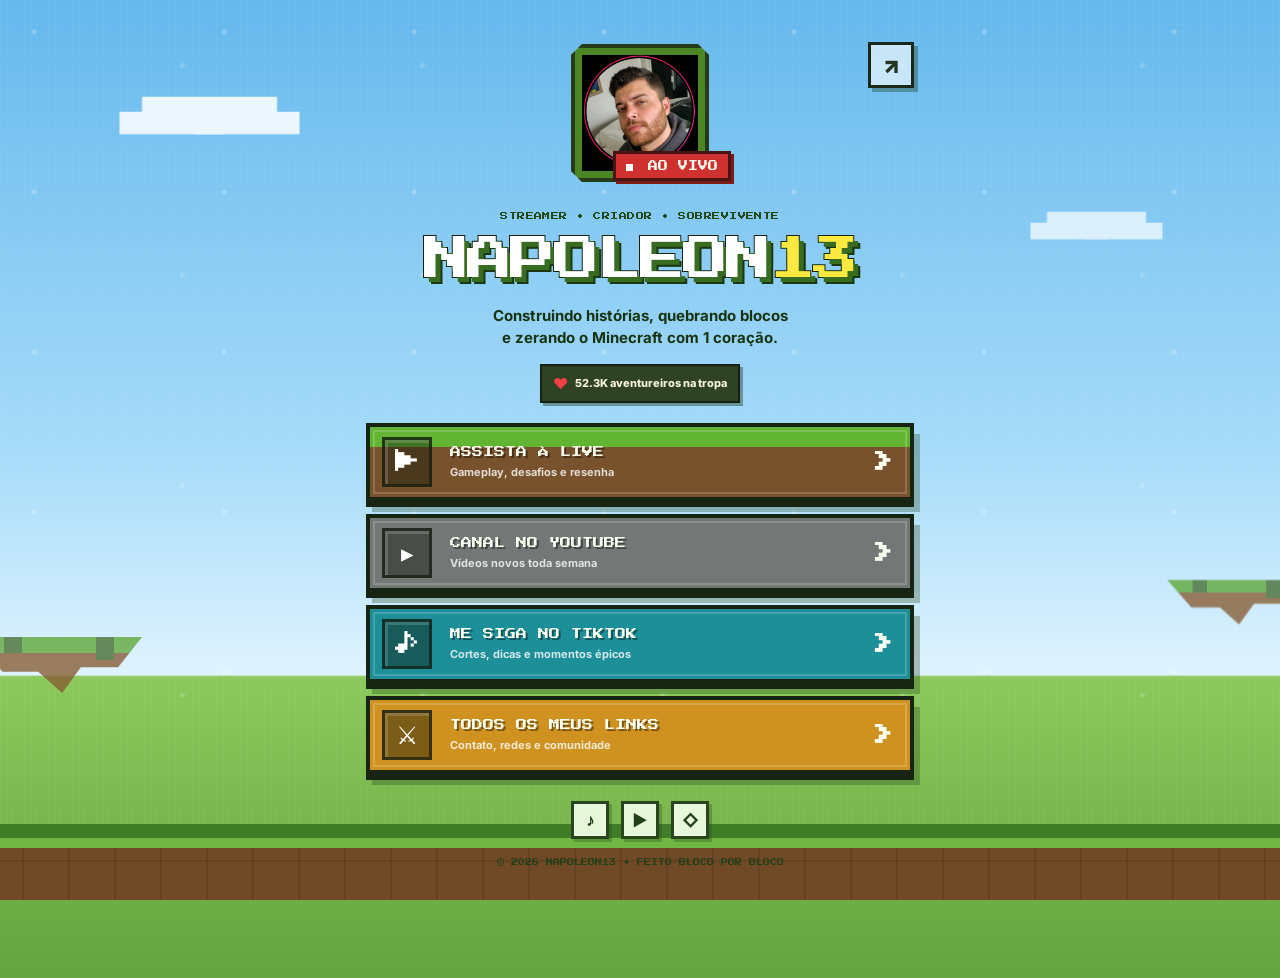
<file: index.html>
<!doctype html>
<html lang="pt-BR">
<head>
  <meta charset="UTF-8">
  <meta name="viewport" content="width=device-width, initial-scale=1.0">
  <meta name="description" content="Lives, vídeos e comunidade do streamer Napoleon13.">
  <meta name="theme-color" content="#64b8ed">
  <title>Napoleon13 | Links Oficiais</title>
  <link rel="icon" href="public/favicon.svg">
  <link rel="stylesheet" href="styles.css">
</head>
<body>
  <main class="world">
    <div class="sky-pixels" aria-hidden="true"></div><div class="cloud cloud-one" aria-hidden="true"></div><div class="cloud cloud-two" aria-hidden="true"></div>
    <div class="island island-left" aria-hidden="true"><span></span></div><div class="island island-right" aria-hidden="true"><span></span></div>
    <section class="profile-card" aria-label="Links do Napoleon13">
      <button class="share" type="button" aria-label="Compartilhar esta página">↗</button>
      <div class="avatar-wrap"><div class="avatar-frame"><img src="public/napoleon13.png" alt="Napoleon13"></div><span class="online"><i></i> AO VIVO</span></div>
      <header><p class="eyebrow">STREAMER • CRIADOR • SOBREVIVENTE</p><h1>NAPOLEON<span>13</span></h1><p class="bio">Construindo histórias, quebrando blocos<br>e zerando o Minecraft com 1 coração.</p></header>
      <div class="status"><span>❤</span> 52.3K aventureiros na tropa</div>
      <nav class="links" aria-label="Redes e canais">
        <a class="link-block grass" href="https://www.tiktok.com/@hugoferraz13" target="_blank" rel="noreferrer"><span class="block-icon" aria-hidden="true">▶</span><span class="link-copy"><strong>ASSISTA À LIVE</strong><small>Gameplay, desafios e resenha</small></span><span class="arrow" aria-hidden="true">›</span></a>
        <a class="link-block stone" href="https://www.youtube.com/results?search_query=Napoleon13" target="_blank" rel="noreferrer"><span class="block-icon" aria-hidden="true">▸</span><span class="link-copy"><strong>CANAL NO YOUTUBE</strong><small>Vídeos novos toda semana</small></span><span class="arrow" aria-hidden="true">›</span></a>
        <a class="link-block diamond" href="https://www.tiktok.com/@hugoferraz13" target="_blank" rel="noreferrer"><span class="block-icon" aria-hidden="true">♪</span><span class="link-copy"><strong>ME SIGA NO TIKTOK</strong><small>Cortes, dicas e momentos épicos</small></span><span class="arrow" aria-hidden="true">›</span></a>
        <a class="link-block gold" href="https://linktr.ee/napoleon13" target="_blank" rel="noreferrer"><span class="block-icon" aria-hidden="true">⚔</span><span class="link-copy"><strong>TODOS OS MEUS LINKS</strong><small>Contato, redes e comunidade</small></span><span class="arrow" aria-hidden="true">›</span></a>
      </nav>
      <footer><div class="socials"><a href="https://www.tiktok.com/@hugoferraz13" aria-label="TikTok">♪</a><a href="https://www.youtube.com/results?search_query=Napoleon13" aria-label="YouTube">▶</a><a href="https://linktr.ee/napoleon13" aria-label="Outros links">◇</a></div><p>© 2026 NAPOLEON13 • FEITO BLOCO POR BLOCO</p></footer>
    </section>
    <div class="ground" aria-hidden="true"></div>
  </main>
  <script src="script.js"></script>
</body>
</html>
</file>
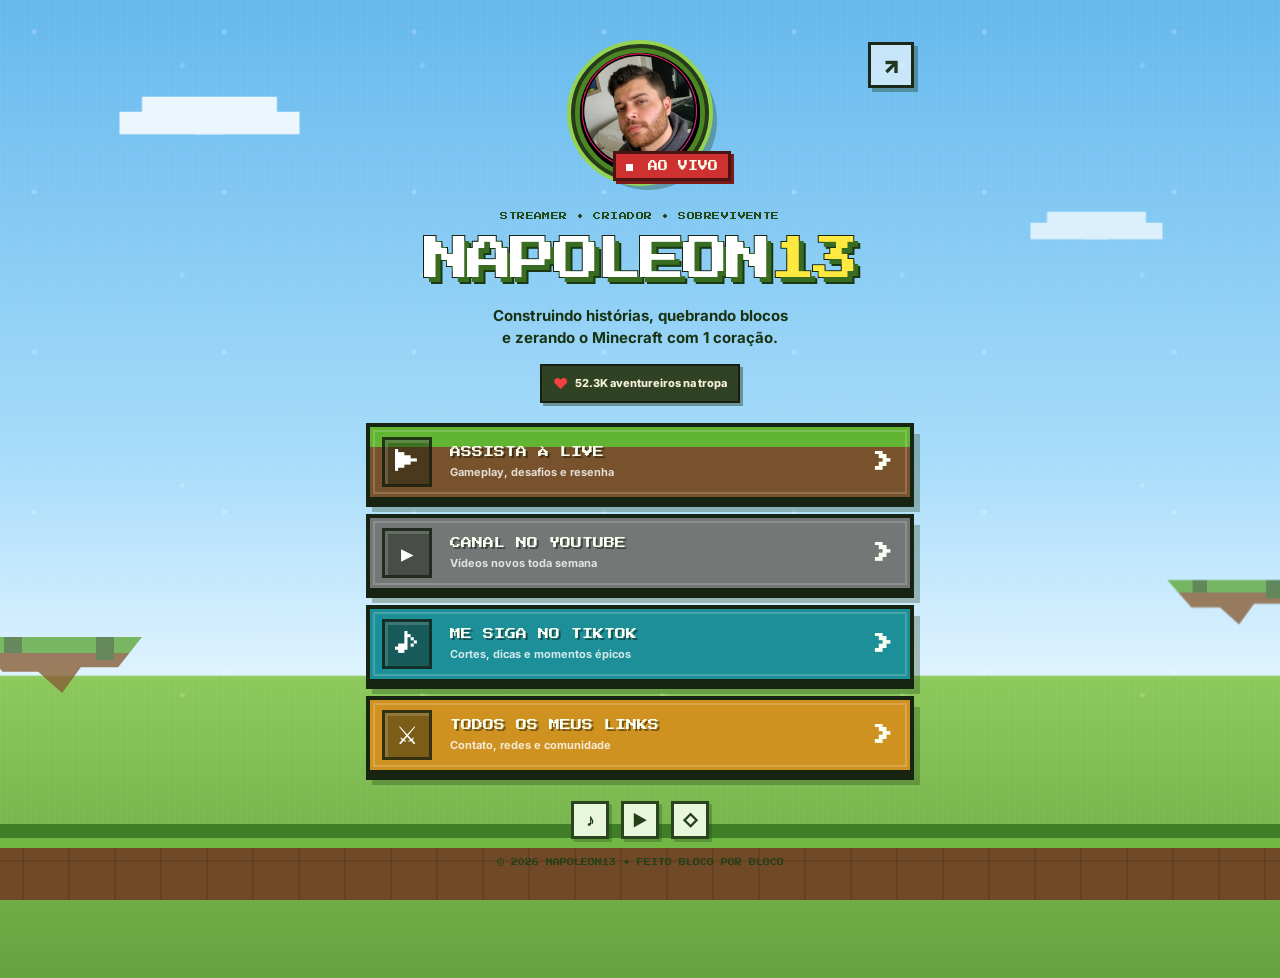
<file: public/index.html>
<!doctype html>
<html lang="pt-BR">
<head>
  <meta charset="UTF-8">
  <meta name="viewport" content="width=device-width, initial-scale=1.0">
  <meta name="description" content="Lives, vídeos e comunidade do streamer Napoleon13.">
  <meta name="theme-color" content="#64b8ed">
  <title>Napoleon13 | Links Oficiais</title>
  <link rel="icon" href="favicon.svg">
  <link rel="stylesheet" href="styles.css">
</head>
<body>
  <main class="world">
    <div class="sky-pixels" aria-hidden="true"></div><div class="cloud cloud-one" aria-hidden="true"></div><div class="cloud cloud-two" aria-hidden="true"></div>
    <div class="island island-left" aria-hidden="true"><span></span></div><div class="island island-right" aria-hidden="true"><span></span></div>
    <section class="profile-card" aria-label="Links do Napoleon13">
      <button class="share" type="button" aria-label="Compartilhar esta página">↗</button>
      <div class="avatar-wrap"><div class="avatar-frame"><img src="napoleon13.png" alt="Napoleon13"></div><span class="online"><i></i> AO VIVO</span></div>
      <header><p class="eyebrow">STREAMER • CRIADOR • SOBREVIVENTE</p><h1>NAPOLEON<span>13</span></h1><p class="bio">Construindo histórias, quebrando blocos<br>e zerando o Minecraft com 1 coração.</p></header>
      <div class="status"><span>❤</span> 52.3K aventureiros na tropa</div>
      <nav class="links" aria-label="Redes e canais">
        <a class="link-block grass" href="https://www.tiktok.com/@hugoferraz13" target="_blank" rel="noreferrer"><span class="block-icon" aria-hidden="true">▶</span><span class="link-copy"><strong>ASSISTA À LIVE</strong><small>Gameplay, desafios e resenha</small></span><span class="arrow" aria-hidden="true">›</span></a>
        <a class="link-block stone" href="https://www.youtube.com/results?search_query=Napoleon13" target="_blank" rel="noreferrer"><span class="block-icon" aria-hidden="true">▸</span><span class="link-copy"><strong>CANAL NO YOUTUBE</strong><small>Vídeos novos toda semana</small></span><span class="arrow" aria-hidden="true">›</span></a>
        <a class="link-block diamond" href="https://www.tiktok.com/@hugoferraz13" target="_blank" rel="noreferrer"><span class="block-icon" aria-hidden="true">♪</span><span class="link-copy"><strong>ME SIGA NO TIKTOK</strong><small>Cortes, dicas e momentos épicos</small></span><span class="arrow" aria-hidden="true">›</span></a>
        <a class="link-block gold" href="https://linktr.ee/napoleon13" target="_blank" rel="noreferrer"><span class="block-icon" aria-hidden="true">⚔</span><span class="link-copy"><strong>TODOS OS MEUS LINKS</strong><small>Contato, redes e comunidade</small></span><span class="arrow" aria-hidden="true">›</span></a>
      </nav>
      <footer><div class="socials"><a href="https://www.tiktok.com/@hugoferraz13" aria-label="TikTok">♪</a><a href="https://www.youtube.com/results?search_query=Napoleon13" aria-label="YouTube">▶</a><a href="https://linktr.ee/napoleon13" aria-label="Outros links">◇</a></div><p>© 2026 NAPOLEON13 • FEITO BLOCO POR BLOCO</p></footer>
    </section>
    <div class="skin-walker" aria-hidden="true">
      <div class="skin-character">
        <img class="skin-part skin-arm skin-arm-left" src="skin-arm-left.png" alt="">
        <img class="skin-part skin-leg skin-leg-left" src="skin-leg-left.png" alt="">
        <img class="skin-part skin-leg skin-leg-right" src="skin-leg-right.png" alt="">
        <img class="skin-part skin-torso" src="skin-torso.png" alt="">
        <img class="skin-part skin-head" src="skin-head.png" alt="">
        <img class="skin-part skin-arm skin-arm-right" src="skin-arm-right.png" alt="">
      </div>
      <span class="skin-shadow"></span>
    </div>
    <div class="ground" aria-hidden="true"></div>
  </main>
  <script src="script.js"></script>
</body>
</html>
</file>
<file: styles.css>
@import url('https://fonts.googleapis.com/css2?family=Inter:wght@600;700;800&family=Press+Start+2P&display=swap');
:root{--ink:#f8fff0;--font-pixel:'Press Start 2P',monospace;--font-inter:'Inter',sans-serif}*{box-sizing:border-box}html{background:#75b9ef}body{margin:0;color:var(--ink);font-family:var(--font-inter),sans-serif}a{color:inherit;text-decoration:none}button{font:inherit}
.world{min-height:100svh;position:relative;overflow:hidden;display:grid;place-items:start center;padding:42px 18px 110px;background:linear-gradient(#64b8ed 0%,#a7dcfa 47%,#dff3ff 69%,#8bc95b 69.2%,#65a33f 100%);isolation:isolate}.world:before{content:"";position:fixed;inset:0;z-index:-1;opacity:.26;pointer-events:none;background-image:linear-gradient(90deg,rgba(255,255,255,.15) 1px,transparent 1px),linear-gradient(rgba(255,255,255,.12) 1px,transparent 1px);background-size:6px 6px}.sky-pixels{position:fixed;inset:0;z-index:-1;background:radial-gradient(circle at 18% 20%,rgba(255,255,255,.75) 0 2px,transparent 3px),radial-gradient(circle at 76% 31%,rgba(255,255,255,.55) 0 2px,transparent 3px);background-size:190px 160px,240px 210px;opacity:.32}.cloud{position:fixed;width:140px;height:30px;background:#fff;opacity:.86;z-index:-1;box-shadow:30px -20px #fff,70px -20px #fff,100px 0 #fff}.cloud-one{top:12%;left:8%;transform:scale(.75)}.cloud-two{top:24%;right:11%;transform:scale(.55);opacity:.7}
.profile-card{width:min(100%,548px);text-align:center;position:relative}.share{position:absolute;right:0;top:0;width:46px;height:46px;border:3px solid #1b2817;border-radius:0;color:#24351d;background:rgba(255,255,255,.62);box-shadow:4px 4px 0 rgba(25,49,18,.35);cursor:pointer;font-size:23px;font-weight:900}.share:hover{transform:translate(-2px,-2px);box-shadow:6px 6px 0 rgba(25,49,18,.35)}.avatar-wrap{display:inline-block;position:relative;margin-top:2px}.avatar-frame{width:138px;height:138px;padding:7px;background:#4c8524;border:4px solid #263b1a;box-shadow:0 0 0 4px #94d34f,8px 8px 0 rgba(32,64,22,.32);clip-path:polygon(8% 0,92% 0,100% 8%,100% 92%,92% 100%,8% 100%,0 92%,0 8%)}.avatar-frame img{width:100%;height:100%;object-fit:cover;display:block}.online{position:absolute;right:-22px;bottom:1px;padding:7px 10px;background:#cf3131;border:3px solid #491412;box-shadow:3px 3px 0 #7c1b18;font:10px var(--font-pixel);white-space:nowrap}.online i{display:inline-block;width:7px;height:7px;background:#fff;margin-right:5px;animation:pulse 1s steps(2) infinite}@keyframes pulse{50%{opacity:.25}}
header{margin-top:24px;text-shadow:3px 3px 0 rgba(19,61,31,.25)}.eyebrow{margin:0 0 12px;color:#234916;font:8px/1.5 var(--font-pixel);letter-spacing:.06em;text-shadow:none}h1{margin:0;font:clamp(29px,8vw,46px)/1.15 var(--font-pixel);letter-spacing:-.06em;color:#fff;-webkit-text-stroke:2px #142411;paint-order:stroke fill;text-shadow:5px 5px 0 #386c20,7px 7px 0 #193712}h1 span{color:#ffe83f}.bio{margin:18px 0 14px;font-size:15px;line-height:1.5;font-weight:700;color:#183311;text-shadow:none}.status{display:inline-flex;align-items:center;gap:7px;margin:0 auto 20px;padding:8px 11px;color:#f5f0d8;background:#304224;border:2px solid #182012;box-shadow:3px 3px 0 rgba(26,45,17,.4);font-size:11px;font-weight:800}.status span{color:#ee4141;font-size:15px}
.links{display:grid;gap:13px;text-align:left}.link-block{min-height:76px;display:grid;grid-template-columns:56px 1fr 22px;align-items:center;gap:12px;padding:10px 17px 10px 12px;border:4px solid #172411;box-shadow:0 6px 0 #172411,6px 11px 0 rgba(32,63,21,.3);transition:transform .12s,filter .12s;position:relative}.link-block:before{content:"";position:absolute;inset:3px;border:2px solid rgba(255,255,255,.18);pointer-events:none}.link-block:hover,.link-block:focus-visible{transform:translateY(-3px);filter:brightness(1.1);outline:3px solid #fff;outline-offset:4px}.grass{background:linear-gradient(#62b532 0 28%,#78522c 28%)}.stone{background:#737776}.diamond{background:#1d8f99}.gold{background:#cf9220}.block-icon{width:50px;height:50px;display:grid;place-items:center;color:white;background:rgba(16,25,13,.44);border:3px solid rgba(16,25,13,.65);box-shadow:inset 3px 3px rgba(255,255,255,.16);font:25px var(--font-pixel)}.link-copy{display:grid;gap:5px}.link-copy strong{font:11px/1.4 var(--font-pixel);text-shadow:2px 2px 0 rgba(0,0,0,.42)}.link-copy small{font-size:11px;font-weight:700;color:rgba(255,255,255,.8)}.arrow{font:31px/1 var(--font-pixel)}
footer{margin-top:27px;color:#244019}.socials{display:flex;justify-content:center;gap:12px}.socials a{width:38px;height:38px;display:grid;place-items:center;background:#e8f7dc;border:3px solid #29451d;box-shadow:3px 3px 0 rgba(39,71,27,.3);font-weight:950}footer p{margin:18px 0 0;font:7px/1.6 var(--font-pixel)}.ground{position:fixed;z-index:-1;left:0;right:0;bottom:0;height:76px;background:#704926;border-top:14px solid #3f7d27;box-shadow:inset 0 10px #70b743;background-image:linear-gradient(90deg,transparent 47%,rgba(45,27,14,.16) 48% 52%,transparent 53%),linear-gradient(transparent 47%,rgba(45,27,14,.15) 48% 52%,transparent 53%);background-size:46px 46px}.island{position:fixed;z-index:-1;width:170px;height:56px;background:#875c32;border-top:16px solid #5ea736;clip-path:polygon(0 0,100% 0,86% 54%,64% 54%,53% 100%,39% 62%,18% 62%);opacity:.78}.island span{position:absolute;width:18px;height:35px;background:#456c2f;top:-35px;left:32px;box-shadow:92px 7px #456c2f}.island-left{left:-28px;bottom:23%}.island-right{right:-40px;bottom:30%;transform:scale(.8)}
@media(max-width:560px){.world{padding-top:28px}.profile-card{width:min(100%,430px)}.share{width:40px;height:40px}.avatar-frame{width:112px;height:112px}.online{right:-18px;font-size:8px}header{margin-top:20px}.bio{font-size:14px}.link-block{min-height:72px;grid-template-columns:48px 1fr 18px;padding-right:12px}.block-icon{width:44px;height:44px}.link-copy strong{font-size:9px}.cloud{display:none}}@media(prefers-reduced-motion:reduce){*{animation:none!important;transition:none!important}}
</file>
<file: public/styles.css>
@import url('https://fonts.googleapis.com/css2?family=Inter:wght@600;700;800&family=Press+Start+2P&display=swap');
:root{--ink:#f8fff0;--font-pixel:'Press Start 2P',monospace;--font-inter:'Inter',sans-serif}*{box-sizing:border-box}html{background:#75b9ef}body{margin:0;color:var(--ink);font-family:var(--font-inter),sans-serif}a{color:inherit;text-decoration:none}button{font:inherit}
.world{min-height:100svh;position:relative;overflow:hidden;display:grid;place-items:start center;padding:42px 18px 110px;background:linear-gradient(#64b8ed 0%,#a7dcfa 47%,#dff3ff 69%,#8bc95b 69.2%,#65a33f 100%);isolation:isolate}.world:before{content:"";position:fixed;inset:0;z-index:-1;opacity:.26;pointer-events:none;background-image:linear-gradient(90deg,rgba(255,255,255,.15) 1px,transparent 1px),linear-gradient(rgba(255,255,255,.12) 1px,transparent 1px);background-size:6px 6px}.sky-pixels{position:fixed;inset:0;z-index:-1;background:radial-gradient(circle at 18% 20%,rgba(255,255,255,.75) 0 2px,transparent 3px),radial-gradient(circle at 76% 31%,rgba(255,255,255,.55) 0 2px,transparent 3px);background-size:190px 160px,240px 210px;opacity:.32}.cloud{position:fixed;width:140px;height:30px;background:#fff;opacity:.86;z-index:-1;box-shadow:30px -20px #fff,70px -20px #fff,100px 0 #fff}.cloud-one{top:12%;left:8%;transform:scale(.75)}.cloud-two{top:24%;right:11%;transform:scale(.55);opacity:.7}
.profile-card{width:min(100%,548px);text-align:center;position:relative}.share{position:absolute;right:0;top:0;width:46px;height:46px;border:3px solid #1b2817;border-radius:0;color:#24351d;background:rgba(255,255,255,.62);box-shadow:4px 4px 0 rgba(25,49,18,.35);cursor:pointer;font-size:23px;font-weight:900}.share:hover{transform:translate(-2px,-2px);box-shadow:6px 6px 0 rgba(25,49,18,.35)}.avatar-wrap{display:inline-block;position:relative;margin-top:2px}.avatar-frame{width:138px;height:138px;padding:7px;background:#4c8524;border:4px solid #263b1a;border-radius:50%;box-shadow:0 0 0 4px #94d34f,8px 8px 0 rgba(32,64,22,.32);overflow:hidden}.avatar-frame img{width:100%;height:100%;object-fit:cover;display:block;border-radius:50%;transform:scale(1.04)}.online{position:absolute;right:-22px;bottom:1px;padding:7px 10px;background:#cf3131;border:3px solid #491412;box-shadow:3px 3px 0 #7c1b18;font:10px var(--font-pixel);white-space:nowrap}.online i{display:inline-block;width:7px;height:7px;background:#fff;margin-right:5px;animation:pulse 1s steps(2) infinite}@keyframes pulse{50%{opacity:.25}}
header{margin-top:24px;text-shadow:3px 3px 0 rgba(19,61,31,.25)}.eyebrow{margin:0 0 12px;color:#234916;font:8px/1.5 var(--font-pixel);letter-spacing:.06em;text-shadow:none}h1{margin:0;font:clamp(29px,8vw,46px)/1.15 var(--font-pixel);letter-spacing:-.06em;color:#fff;-webkit-text-stroke:2px #142411;paint-order:stroke fill;text-shadow:5px 5px 0 #386c20,7px 7px 0 #193712}h1 span{color:#ffe83f}.bio{margin:18px 0 14px;font-size:15px;line-height:1.5;font-weight:700;color:#183311;text-shadow:none}.status{display:inline-flex;align-items:center;gap:7px;margin:0 auto 20px;padding:8px 11px;color:#f5f0d8;background:#304224;border:2px solid #182012;box-shadow:3px 3px 0 rgba(26,45,17,.4);font-size:11px;font-weight:800}.status span{color:#ee4141;font-size:15px}
.links{display:grid;gap:13px;text-align:left}.link-block{min-height:76px;display:grid;grid-template-columns:56px 1fr 22px;align-items:center;gap:12px;padding:10px 17px 10px 12px;border:4px solid #172411;box-shadow:0 6px 0 #172411,6px 11px 0 rgba(32,63,21,.3);transition:transform .12s,filter .12s;position:relative}.link-block:before{content:"";position:absolute;inset:3px;border:2px solid rgba(255,255,255,.18);pointer-events:none}.link-block:hover,.link-block:focus-visible{transform:translateY(-3px);filter:brightness(1.1);outline:3px solid #fff;outline-offset:4px}.grass{background:linear-gradient(#62b532 0 28%,#78522c 28%)}.stone{background:#737776}.diamond{background:#1d8f99}.gold{background:#cf9220}.block-icon{width:50px;height:50px;display:grid;place-items:center;color:white;background:rgba(16,25,13,.44);border:3px solid rgba(16,25,13,.65);box-shadow:inset 3px 3px rgba(255,255,255,.16);font:25px var(--font-pixel)}.link-copy{display:grid;gap:5px}.link-copy strong{font:11px/1.4 var(--font-pixel);text-shadow:2px 2px 0 rgba(0,0,0,.42)}.link-copy small{font-size:11px;font-weight:700;color:rgba(255,255,255,.8)}.arrow{font:31px/1 var(--font-pixel)}
footer{margin-top:27px;color:#244019}.socials{display:flex;justify-content:center;gap:12px}.socials a{width:38px;height:38px;display:grid;place-items:center;background:#e8f7dc;border:3px solid #29451d;box-shadow:3px 3px 0 rgba(39,71,27,.3);font-weight:950}footer p{margin:18px 0 0;font:7px/1.6 var(--font-pixel)}.ground{position:fixed;z-index:-1;left:0;right:0;bottom:0;height:76px;background:#704926;border-top:14px solid #3f7d27;box-shadow:inset 0 10px #70b743;background-image:linear-gradient(90deg,transparent 47%,rgba(45,27,14,.16) 48% 52%,transparent 53%),linear-gradient(transparent 47%,rgba(45,27,14,.15) 48% 52%,transparent 53%);background-size:46px 46px}.island{position:fixed;z-index:-1;width:170px;height:56px;background:#875c32;border-top:16px solid #5ea736;clip-path:polygon(0 0,100% 0,86% 54%,64% 54%,53% 100%,39% 62%,18% 62%);opacity:.78}.island span{position:absolute;width:18px;height:35px;background:#456c2f;top:-35px;left:32px;box-shadow:92px 7px #456c2f}.island-left{left:-28px;bottom:23%}.island-right{right:-40px;bottom:30%;transform:scale(.8)}
.skin-walker{position:fixed;left:-130px;bottom:62px;z-index:5;width:106px;height:184px;pointer-events:none;animation:walk-across 18s linear infinite;will-change:transform}.skin-character{position:relative;width:106px;height:184px;transform-origin:50% 100%;animation:character-bob .42s ease-in-out infinite}.skin-part{position:absolute;display:block;object-fit:fill;image-rendering:pixelated;filter:drop-shadow(3px 4px 0 rgba(19,33,14,.28))}.skin-head{z-index:5;left:17px;top:0;width:74px;height:58px;transform-origin:50% 86%;animation:head-look 3.2s ease-in-out infinite}.skin-torso{z-index:3;left:25px;top:52px;width:58px;height:82px}.skin-arm{z-index:4;top:53px;width:31px;height:80px;transform-origin:50% 8%}.skin-arm-left{left:0;animation:arm-swing .84s ease-in-out infinite}.skin-arm-right{right:0;animation:arm-swing .84s ease-in-out infinite reverse}.skin-leg{z-index:2;top:124px;width:31px;height:60px;transform-origin:50% 5%}.skin-leg-left{left:24px;animation:leg-swing .84s ease-in-out infinite}.skin-leg-right{right:22px;animation:leg-swing .84s ease-in-out infinite reverse}.skin-shadow{position:absolute;left:18%;right:18%;bottom:-5px;height:9px;background:rgba(18,40,12,.3);border-radius:50%;animation:shadow-step .42s ease-in-out infinite}
@keyframes walk-across{0%{transform:translateX(0) scaleX(1)}48%{transform:translateX(calc(100vw + 150px)) scaleX(1)}50%{transform:translateX(calc(100vw + 150px)) scaleX(-1)}98%{transform:translateX(0) scaleX(-1)}100%{transform:translateX(0) scaleX(1)}}@keyframes character-bob{0%,100%{transform:translateY(0) rotate(-.6deg)}50%{transform:translateY(-6px) rotate(.6deg)}}@keyframes arm-swing{0%,100%{transform:rotate(19deg)}50%{transform:rotate(-19deg)}}@keyframes leg-swing{0%,100%{transform:rotate(-12deg) translateY(-1px)}50%{transform:rotate(12deg) translateY(1px)}}@keyframes head-look{0%,38%,62%,100%{transform:rotate(0)}48%{transform:rotate(-4deg)}52%{transform:rotate(4deg)}}@keyframes shadow-step{0%,100%{transform:scaleX(1);opacity:.65}50%{transform:scaleX(.72);opacity:.35}}
@media(max-width:560px){.world{padding-top:28px}.profile-card{width:min(100%,430px)}.share{width:40px;height:40px}.avatar-frame{width:112px;height:112px}.online{right:-18px;font-size:8px}header{margin-top:20px}.bio{font-size:14px}.link-block{min-height:72px;grid-template-columns:48px 1fr 18px;padding-right:12px}.block-icon{width:44px;height:44px}.link-copy strong{font-size:9px}.cloud{display:none}.skin-walker{bottom:63px;transform-origin:50% 100%;animation-duration:14s}.skin-character{transform:scale(.78);transform-origin:50% 100%}}@media(prefers-reduced-motion:reduce){*{animation:none!important;transition:none!important}.skin-walker{left:18px}}
</file>
